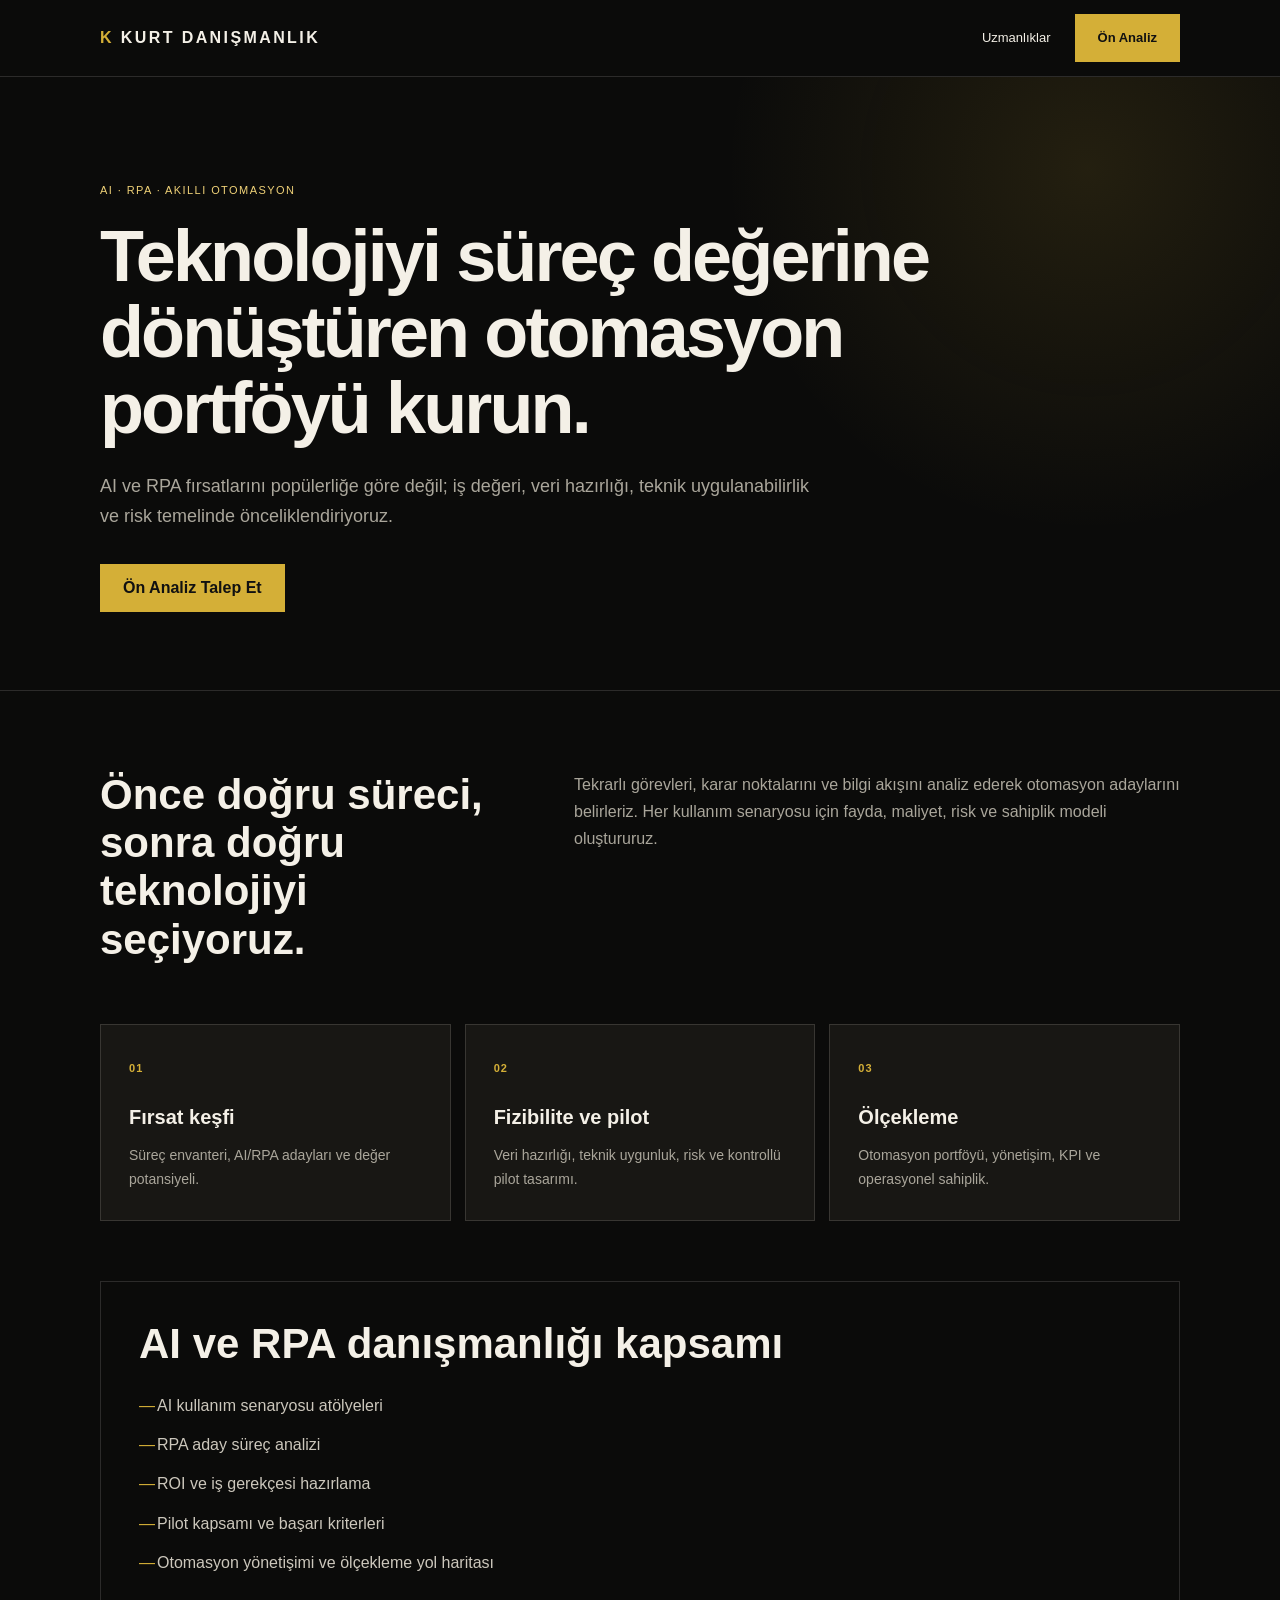
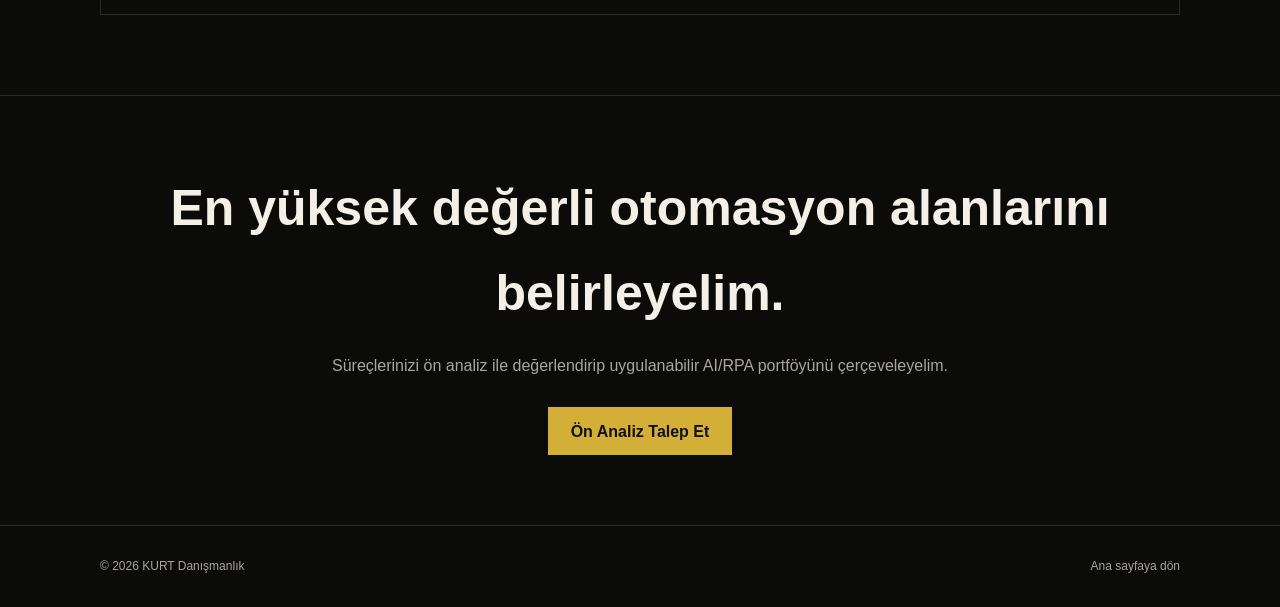
<file: ai-rpa-danismanligi.html>
<!doctype html><html lang="tr"><head><meta charset="utf-8"><meta name="viewport" content="width=device-width,initial-scale=1"><title>AI ve RPA Danışmanlığı | KURT Danışmanlık</title><meta name="description" content="Yapay zekâ ve RPA kullanım alanlarını belirleme, fizibilite, ROI, otomasyon portföyü ve yönetişim danışmanlığı."><meta name="robots" content="index,follow"><link rel="canonical" href="https://kurtmustafabatuhan-create.github.io/kurt-consultancy/ai-rpa-danismanligi.html"><link rel="stylesheet" href="seo.css"><script type="application/ld+json">{"@context":"https://schema.org","@type":"Service","name":"AI ve RPA Danışmanlığı","provider":{"@type":"Organization","name":"KURT Danışmanlık"},"url":"https://kurtmustafabatuhan-create.github.io/kurt-consultancy/ai-rpa-danismanligi.html"}</script></head><body><header class="top"><div class="wrap nav"><a class="brand" href="index.html"><b>K</b> KURT DANIŞMANLIK</a><nav class="navlinks"><a href="index.html#services">Uzmanlıklar</a><a class="cta" href="index.html#contact">Ön Analiz</a></nav></div></header><main><section class="hero"><div class="wrap"><div class="crumb">AI · RPA · Akıllı Otomasyon</div><h1>Teknolojiyi süreç değerine dönüştüren otomasyon portföyü kurun.</h1><p>AI ve RPA fırsatlarını popülerliğe göre değil; iş değeri, veri hazırlığı, teknik uygulanabilirlik ve risk temelinde önceliklendiriyoruz.</p><a class="cta" href="index.html#contact">Ön Analiz Talep Et</a></div></section><section class="content"><div class="wrap"><div class="lead"><h2>Önce doğru süreci, sonra doğru teknolojiyi seçiyoruz.</h2><p>Tekrarlı görevleri, karar noktalarını ve bilgi akışını analiz ederek otomasyon adaylarını belirleriz. Her kullanım senaryosu için fayda, maliyet, risk ve sahiplik modeli oluştururuz.</p></div><div class="grid"><article class="card"><b>01</b><h3>Fırsat keşfi</h3><p>Süreç envanteri, AI/RPA adayları ve değer potansiyeli.</p></article><article class="card"><b>02</b><h3>Fizibilite ve pilot</h3><p>Veri hazırlığı, teknik uygunluk, risk ve kontrollü pilot tasarımı.</p></article><article class="card"><b>03</b><h3>Ölçekleme</h3><p>Otomasyon portföyü, yönetişim, KPI ve operasyonel sahiplik.</p></article></div><div class="block" id="rpa"><h2>AI ve RPA danışmanlığı kapsamı</h2><ul><li>AI kullanım senaryosu atölyeleri</li><li>RPA aday süreç analizi</li><li>ROI ve iş gerekçesi hazırlama</li><li>Pilot kapsamı ve başarı kriterleri</li><li>Otomasyon yönetişimi ve ölçekleme yol haritası</li></ul></div></div></section><section class="bottom"><div class="wrap"><h2>En yüksek değerli otomasyon alanlarını belirleyelim.</h2><p>Süreçlerinizi ön analiz ile değerlendirip uygulanabilir AI/RPA portföyünü çerçeveleyelim.</p><a class="cta" href="index.html#contact">Ön Analiz Talep Et</a></div></section></main><footer><div class="wrap foot"><span>© 2026 KURT Danışmanlık</span><a href="index.html">Ana sayfaya dön</a></div></footer></body></html>
</file>
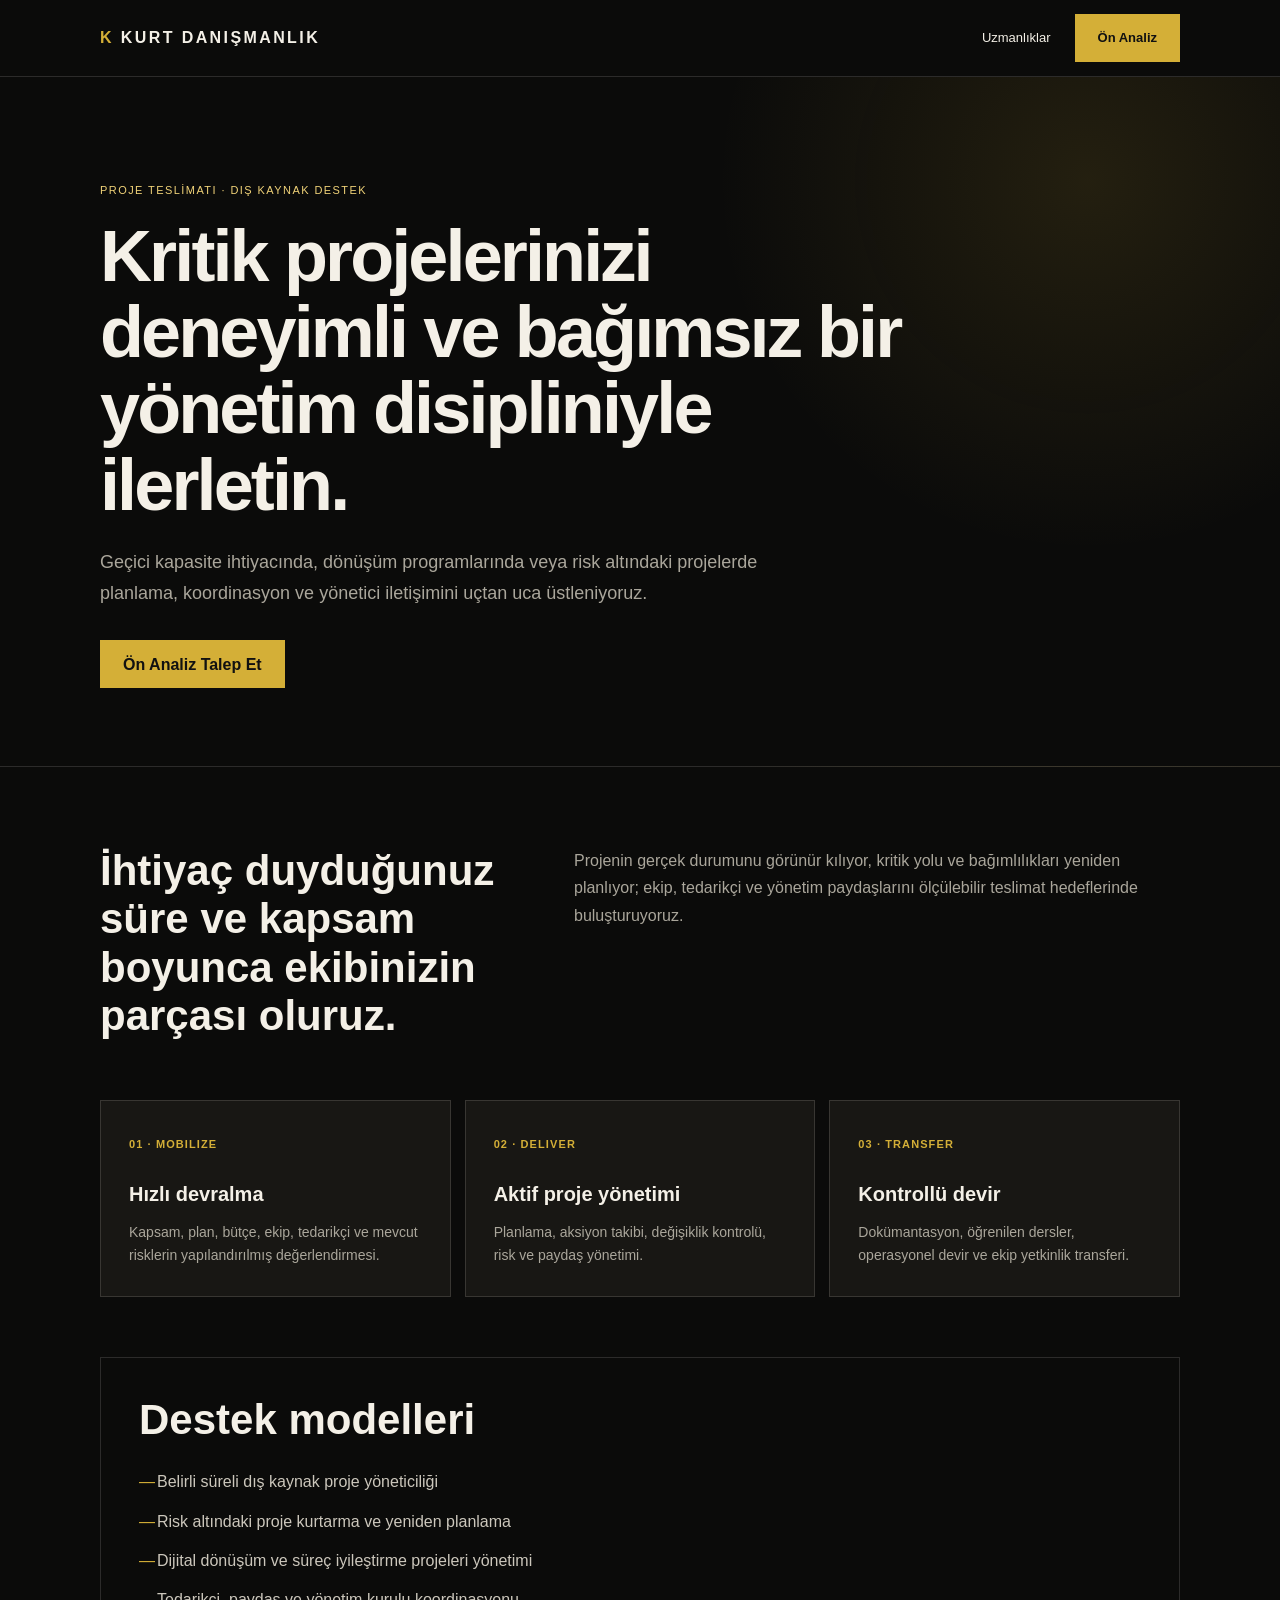
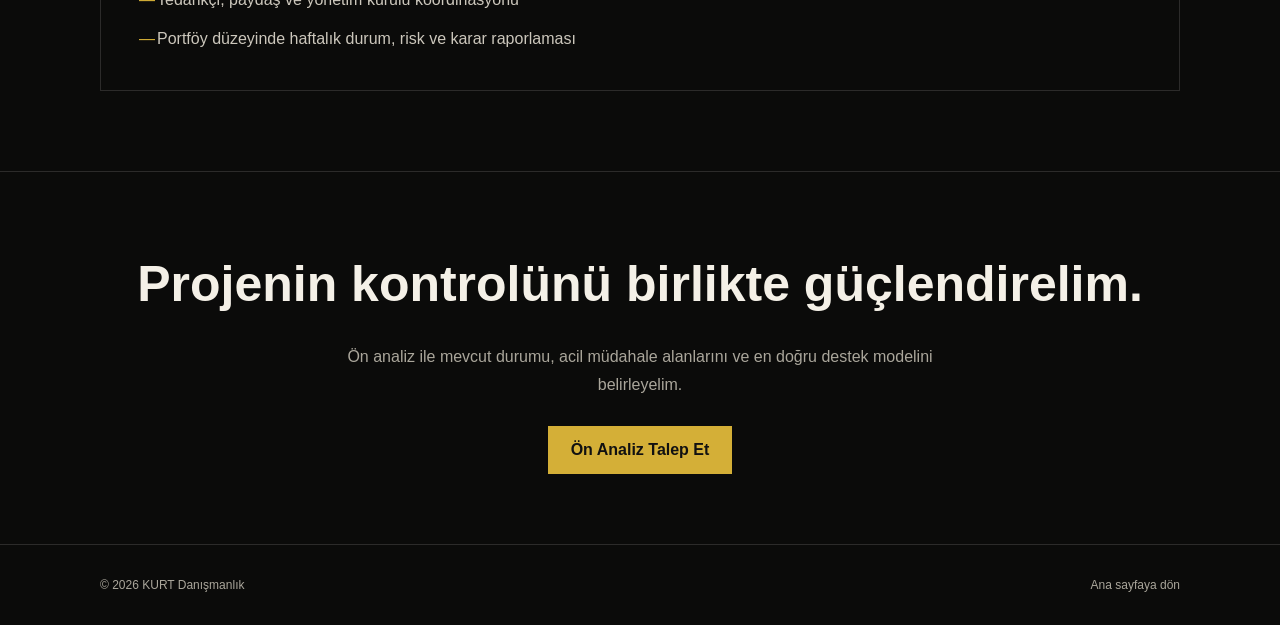
<file: dis-kaynak-proje-yonetimi.html>
<!doctype html>
<html lang="tr">
<head>
  <meta charset="utf-8">
  <meta name="viewport" content="width=device-width,initial-scale=1">
  <title>Dış Kaynak Proje Yönetimi Desteği | KURT</title>
  <meta name="description" content="Kritik projeler için dışarıdan proje yöneticisi, proje kurtarma, planlama, risk ve paydaş yönetimi desteği.">
  <meta name="robots" content="index,follow">
  <link rel="canonical" href="https://kurtmustafabatuhan-create.github.io/kurt-consultancy/dis-kaynak-proje-yonetimi.html">
  <link rel="stylesheet" href="seo.css">
  <script type="application/ld+json">{"@context":"https://schema.org","@type":"Service","name":"Dış Kaynak Proje Yönetimi Desteği","provider":{"@type":"Organization","name":"KURT Danışmanlık","url":"https://kurtmustafabatuhan-create.github.io/kurt-consultancy/"},"url":"https://kurtmustafabatuhan-create.github.io/kurt-consultancy/dis-kaynak-proje-yonetimi.html","description":"Kritik projeler için esnek dış kaynak proje yönetimi, proje kurtarma ve yönetişim desteği."}</script>
</head>
<body>
  <header class="top"><div class="wrap nav"><a class="brand" href="index.html"><b>K</b> KURT DANIŞMANLIK</a><nav class="navlinks"><a href="index.html#services">Uzmanlıklar</a><a class="cta" href="index.html#contact">Ön Analiz</a></nav></div></header>
  <main>
    <section class="hero"><div class="wrap"><div class="crumb">Proje Teslimatı · Dış Kaynak Destek</div><h1>Kritik projelerinizi deneyimli ve bağımsız bir yönetim disipliniyle ilerletin.</h1><p>Geçici kapasite ihtiyacında, dönüşüm programlarında veya risk altındaki projelerde planlama, koordinasyon ve yönetici iletişimini uçtan uca üstleniyoruz.</p><a class="cta" href="index.html#contact">Ön Analiz Talep Et</a></div></section>
    <section class="content"><div class="wrap">
      <div class="lead"><h2>İhtiyaç duyduğunuz süre ve kapsam boyunca ekibinizin parçası oluruz.</h2><p>Projenin gerçek durumunu görünür kılıyor, kritik yolu ve bağımlılıkları yeniden planlıyor; ekip, tedarikçi ve yönetim paydaşlarını ölçülebilir teslimat hedeflerinde buluşturuyoruz.</p></div>
      <div class="grid">
        <article class="card"><b>01 · MOBILIZE</b><h3>Hızlı devralma</h3><p>Kapsam, plan, bütçe, ekip, tedarikçi ve mevcut risklerin yapılandırılmış değerlendirmesi.</p></article>
        <article class="card"><b>02 · DELIVER</b><h3>Aktif proje yönetimi</h3><p>Planlama, aksiyon takibi, değişiklik kontrolü, risk ve paydaş yönetimi.</p></article>
        <article class="card"><b>03 · TRANSFER</b><h3>Kontrollü devir</h3><p>Dokümantasyon, öğrenilen dersler, operasyonel devir ve ekip yetkinlik transferi.</p></article>
      </div>
      <div class="block"><h2>Destek modelleri</h2><ul><li>Belirli süreli dış kaynak proje yöneticiliği</li><li>Risk altındaki proje kurtarma ve yeniden planlama</li><li>Dijital dönüşüm ve süreç iyileştirme projeleri yönetimi</li><li>Tedarikçi, paydaş ve yönetim kurulu koordinasyonu</li><li>Portföy düzeyinde haftalık durum, risk ve karar raporlaması</li></ul></div>
    </div></section>
    <section class="bottom"><div class="wrap"><h2>Projenin kontrolünü birlikte güçlendirelim.</h2><p>Ön analiz ile mevcut durumu, acil müdahale alanlarını ve en doğru destek modelini belirleyelim.</p><a class="cta" href="index.html#contact">Ön Analiz Talep Et</a></div></section>
  </main>
  <footer><div class="wrap foot"><span>© 2026 KURT Danışmanlık</span><a href="index.html">Ana sayfaya dön</a></div></footer>
</body>
</html>
</file>
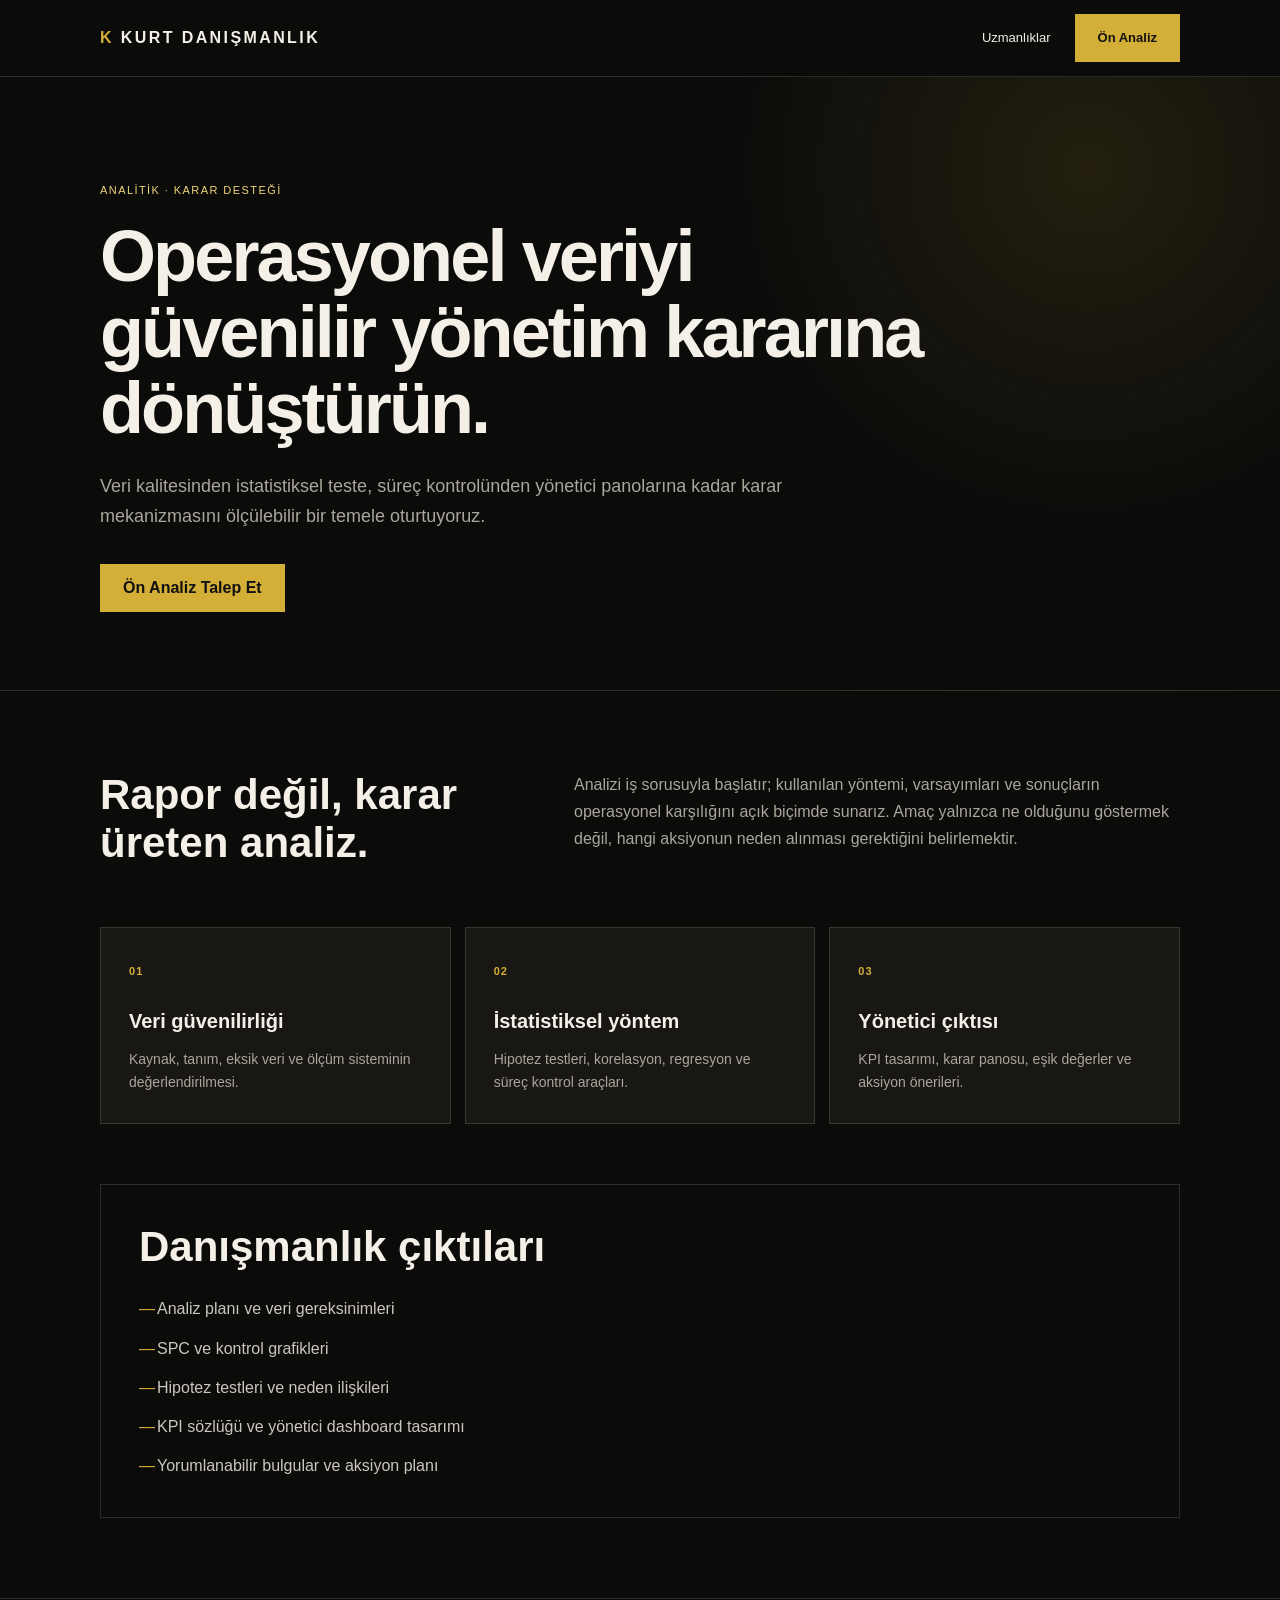
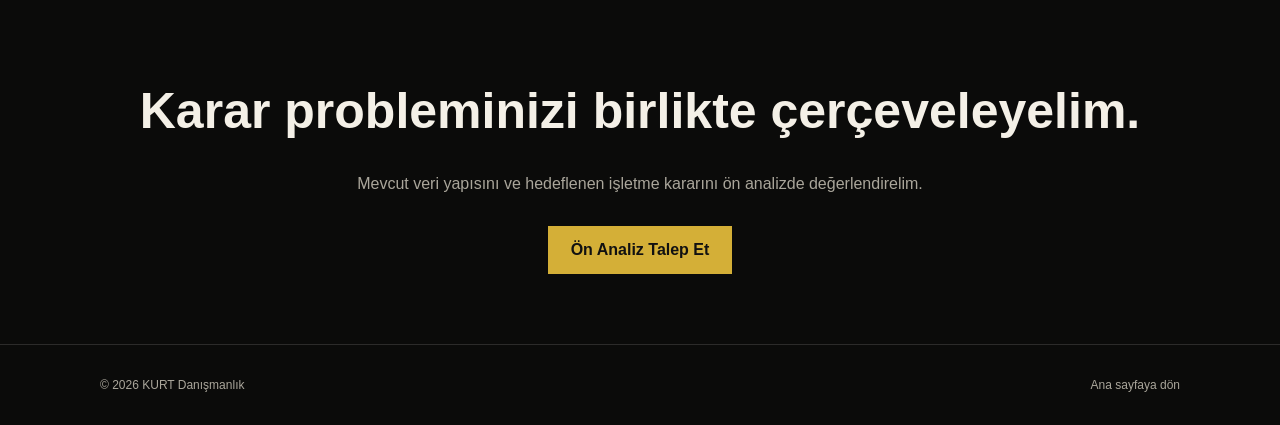
<file: istatistiksel-analiz.html>
<!doctype html><html lang="tr"><head><meta charset="utf-8"><meta name="viewport" content="width=device-width,initial-scale=1"><title>İstatistiksel Analiz ve Karar Desteği | KURT Danışmanlık</title><meta name="description" content="Operasyonel veriler için istatistiksel analiz, hipotez testleri, SPC, performans göstergeleri ve yönetici karar desteği."><meta name="robots" content="index,follow"><link rel="canonical" href="https://kurtmustafabatuhan-create.github.io/kurt-consultancy/istatistiksel-analiz.html"><link rel="stylesheet" href="seo.css"><script type="application/ld+json">{"@context":"https://schema.org","@type":"Service","name":"İstatistiksel Analiz ve Karar Desteği","provider":{"@type":"Organization","name":"KURT Danışmanlık"},"url":"https://kurtmustafabatuhan-create.github.io/kurt-consultancy/istatistiksel-analiz.html"}</script></head><body><header class="top"><div class="wrap nav"><a class="brand" href="index.html"><b>K</b> KURT DANIŞMANLIK</a><nav class="navlinks"><a href="index.html#services">Uzmanlıklar</a><a class="cta" href="index.html#contact">Ön Analiz</a></nav></div></header><main><section class="hero"><div class="wrap"><div class="crumb">Analitik · Karar Desteği</div><h1>Operasyonel veriyi güvenilir yönetim kararına dönüştürün.</h1><p>Veri kalitesinden istatistiksel teste, süreç kontrolünden yönetici panolarına kadar karar mekanizmasını ölçülebilir bir temele oturtuyoruz.</p><a class="cta" href="index.html#contact">Ön Analiz Talep Et</a></div></section><section class="content"><div class="wrap"><div class="lead"><h2>Rapor değil, karar üreten analiz.</h2><p>Analizi iş sorusuyla başlatır; kullanılan yöntemi, varsayımları ve sonuçların operasyonel karşılığını açık biçimde sunarız. Amaç yalnızca ne olduğunu göstermek değil, hangi aksiyonun neden alınması gerektiğini belirlemektir.</p></div><div class="grid"><article class="card"><b>01</b><h3>Veri güvenilirliği</h3><p>Kaynak, tanım, eksik veri ve ölçüm sisteminin değerlendirilmesi.</p></article><article class="card"><b>02</b><h3>İstatistiksel yöntem</h3><p>Hipotez testleri, korelasyon, regresyon ve süreç kontrol araçları.</p></article><article class="card"><b>03</b><h3>Yönetici çıktısı</h3><p>KPI tasarımı, karar panosu, eşik değerler ve aksiyon önerileri.</p></article></div><div class="block"><h2>Danışmanlık çıktıları</h2><ul><li>Analiz planı ve veri gereksinimleri</li><li>SPC ve kontrol grafikleri</li><li>Hipotez testleri ve neden ilişkileri</li><li>KPI sözlüğü ve yönetici dashboard tasarımı</li><li>Yorumlanabilir bulgular ve aksiyon planı</li></ul></div></div></section><section class="bottom"><div class="wrap"><h2>Karar probleminizi birlikte çerçeveleyelim.</h2><p>Mevcut veri yapısını ve hedeflenen işletme kararını ön analizde değerlendirelim.</p><a class="cta" href="index.html#contact">Ön Analiz Talep Et</a></div></section></main><footer><div class="wrap foot"><span>© 2026 KURT Danışmanlık</span><a href="index.html">Ana sayfaya dön</a></div></footer></body></html>
</file>
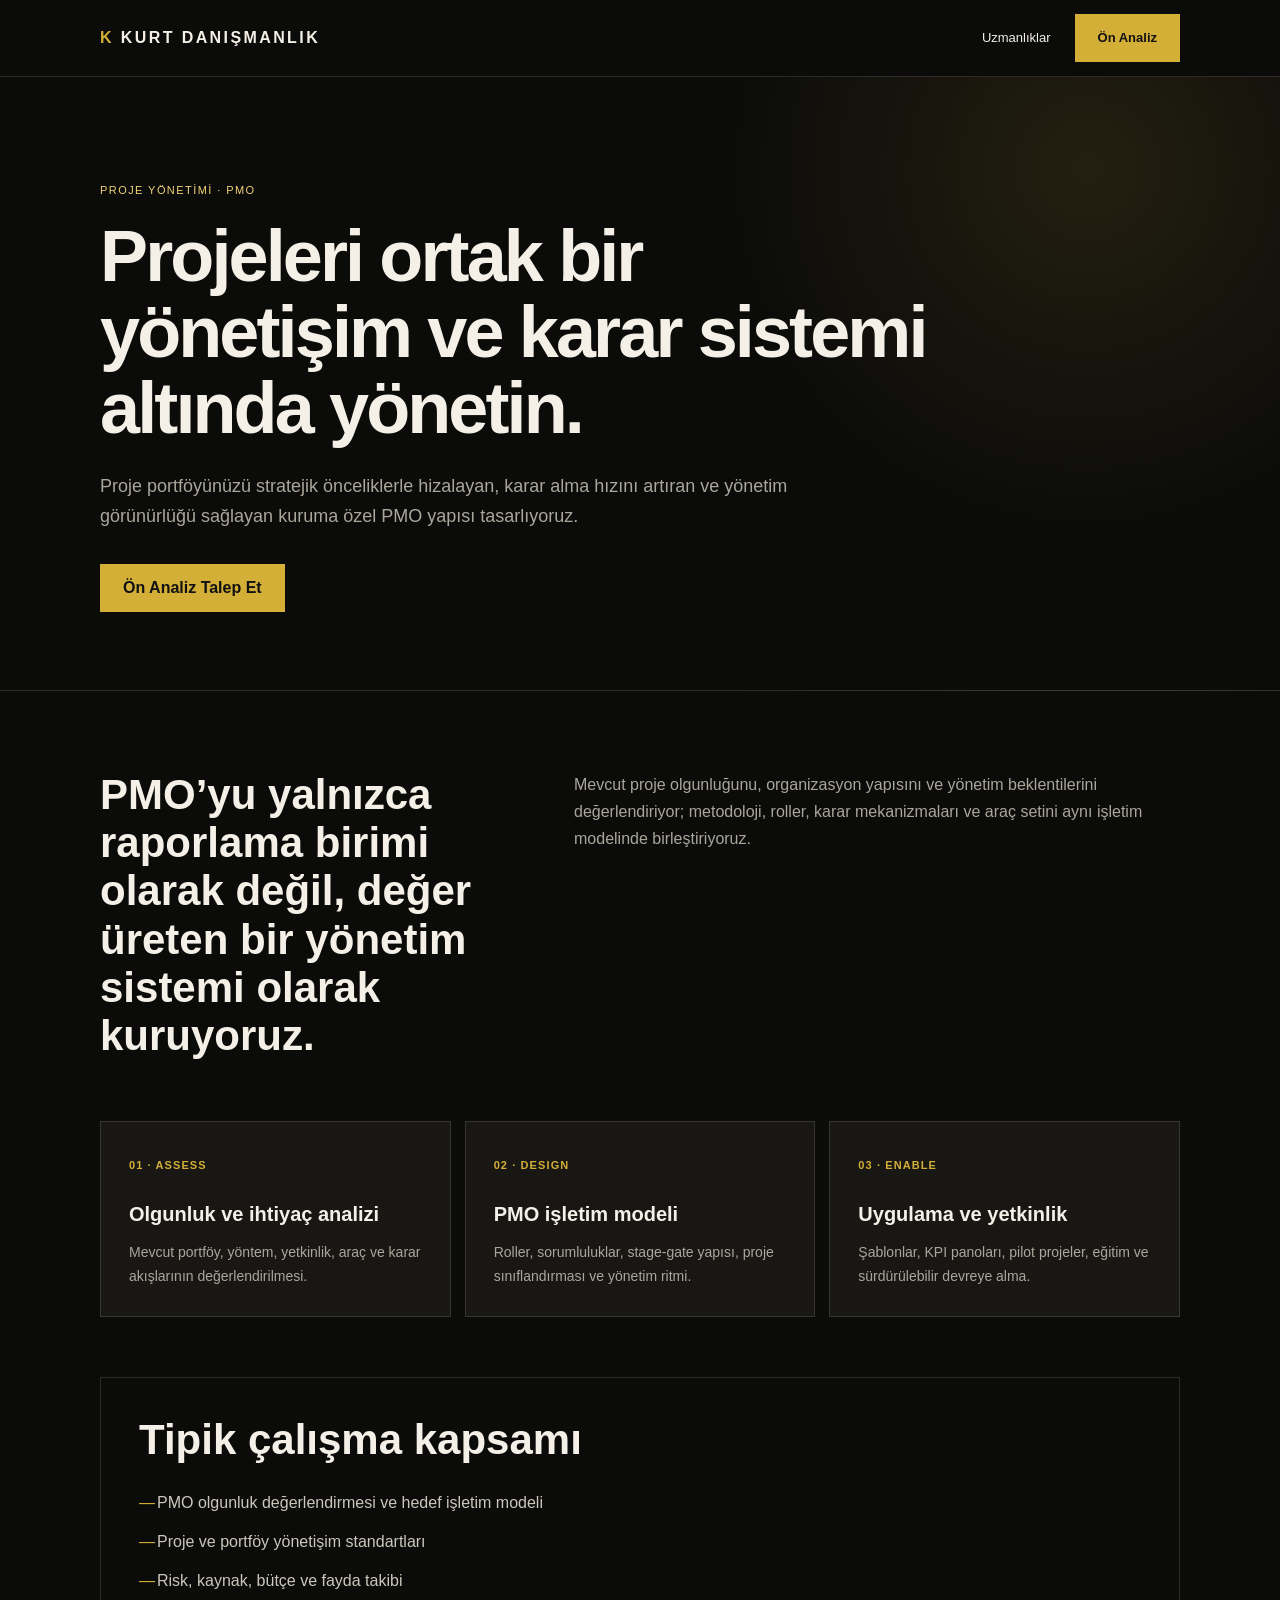
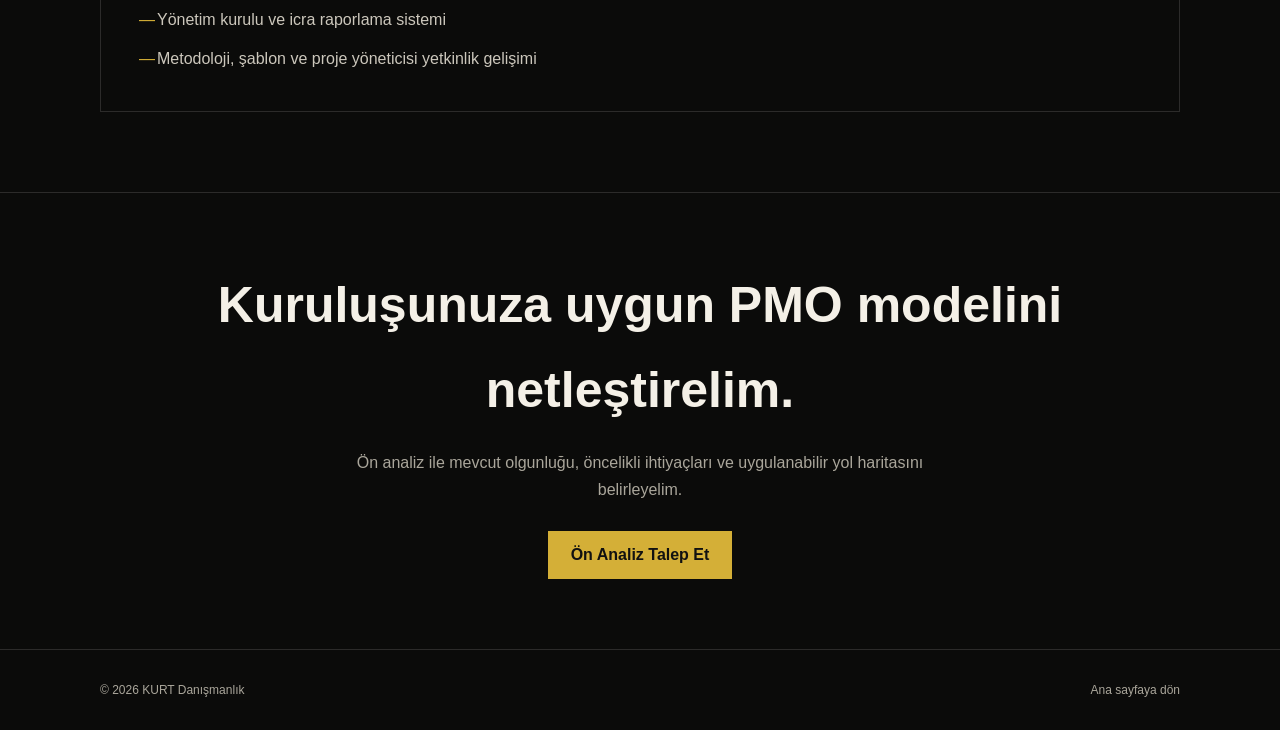
<file: pmo-kurulumu.html>
<!doctype html>
<html lang="tr">
<head>
  <meta charset="utf-8">
  <meta name="viewport" content="width=device-width,initial-scale=1">
  <title>PMO Kurulumu ve Proje Portföy Yönetimi | KURT</title>
  <meta name="description" content="Yönetişim modeli, proje portföyü, KPI, risk ve raporlama yapısıyla kuruma özel Proje Yönetim Ofisi (PMO) kurulumu danışmanlığı.">
  <meta name="robots" content="index,follow">
  <link rel="canonical" href="https://kurtmustafabatuhan-create.github.io/kurt-consultancy/pmo-kurulumu.html">
  <link rel="stylesheet" href="seo.css">
  <script type="application/ld+json">{"@context":"https://schema.org","@type":"Service","name":"PMO Kurulumu ve Proje Portföy Yönetimi","provider":{"@type":"Organization","name":"KURT Danışmanlık","url":"https://kurtmustafabatuhan-create.github.io/kurt-consultancy/"},"url":"https://kurtmustafabatuhan-create.github.io/kurt-consultancy/pmo-kurulumu.html","description":"Kuruma özel yönetişim, portföy, risk ve raporlama sistemiyle Proje Yönetim Ofisi kurulumu danışmanlığı."}</script>
</head>
<body>
  <header class="top"><div class="wrap nav"><a class="brand" href="index.html"><b>K</b> KURT DANIŞMANLIK</a><nav class="navlinks"><a href="index.html#services">Uzmanlıklar</a><a class="cta" href="index.html#contact">Ön Analiz</a></nav></div></header>
  <main>
    <section class="hero"><div class="wrap"><div class="crumb">Proje Yönetimi · PMO</div><h1>Projeleri ortak bir yönetişim ve karar sistemi altında yönetin.</h1><p>Proje portföyünüzü stratejik önceliklerle hizalayan, karar alma hızını artıran ve yönetim görünürlüğü sağlayan kuruma özel PMO yapısı tasarlıyoruz.</p><a class="cta" href="index.html#contact">Ön Analiz Talep Et</a></div></section>
    <section class="content"><div class="wrap">
      <div class="lead"><h2>PMO’yu yalnızca raporlama birimi olarak değil, değer üreten bir yönetim sistemi olarak kuruyoruz.</h2><p>Mevcut proje olgunluğunu, organizasyon yapısını ve yönetim beklentilerini değerlendiriyor; metodoloji, roller, karar mekanizmaları ve araç setini aynı işletim modelinde birleştiriyoruz.</p></div>
      <div class="grid">
        <article class="card"><b>01 · ASSESS</b><h3>Olgunluk ve ihtiyaç analizi</h3><p>Mevcut portföy, yöntem, yetkinlik, araç ve karar akışlarının değerlendirilmesi.</p></article>
        <article class="card"><b>02 · DESIGN</b><h3>PMO işletim modeli</h3><p>Roller, sorumluluklar, stage-gate yapısı, proje sınıflandırması ve yönetim ritmi.</p></article>
        <article class="card"><b>03 · ENABLE</b><h3>Uygulama ve yetkinlik</h3><p>Şablonlar, KPI panoları, pilot projeler, eğitim ve sürdürülebilir devreye alma.</p></article>
      </div>
      <div class="block"><h2>Tipik çalışma kapsamı</h2><ul><li>PMO olgunluk değerlendirmesi ve hedef işletim modeli</li><li>Proje ve portföy yönetişim standartları</li><li>Risk, kaynak, bütçe ve fayda takibi</li><li>Yönetim kurulu ve icra raporlama sistemi</li><li>Metodoloji, şablon ve proje yöneticisi yetkinlik gelişimi</li></ul></div>
    </div></section>
    <section class="bottom"><div class="wrap"><h2>Kuruluşunuza uygun PMO modelini netleştirelim.</h2><p>Ön analiz ile mevcut olgunluğu, öncelikli ihtiyaçları ve uygulanabilir yol haritasını belirleyelim.</p><a class="cta" href="index.html#contact">Ön Analiz Talep Et</a></div></section>
  </main>
  <footer><div class="wrap foot"><span>© 2026 KURT Danışmanlık</span><a href="index.html">Ana sayfaya dön</a></div></footer>
</body>
</html>
</file>
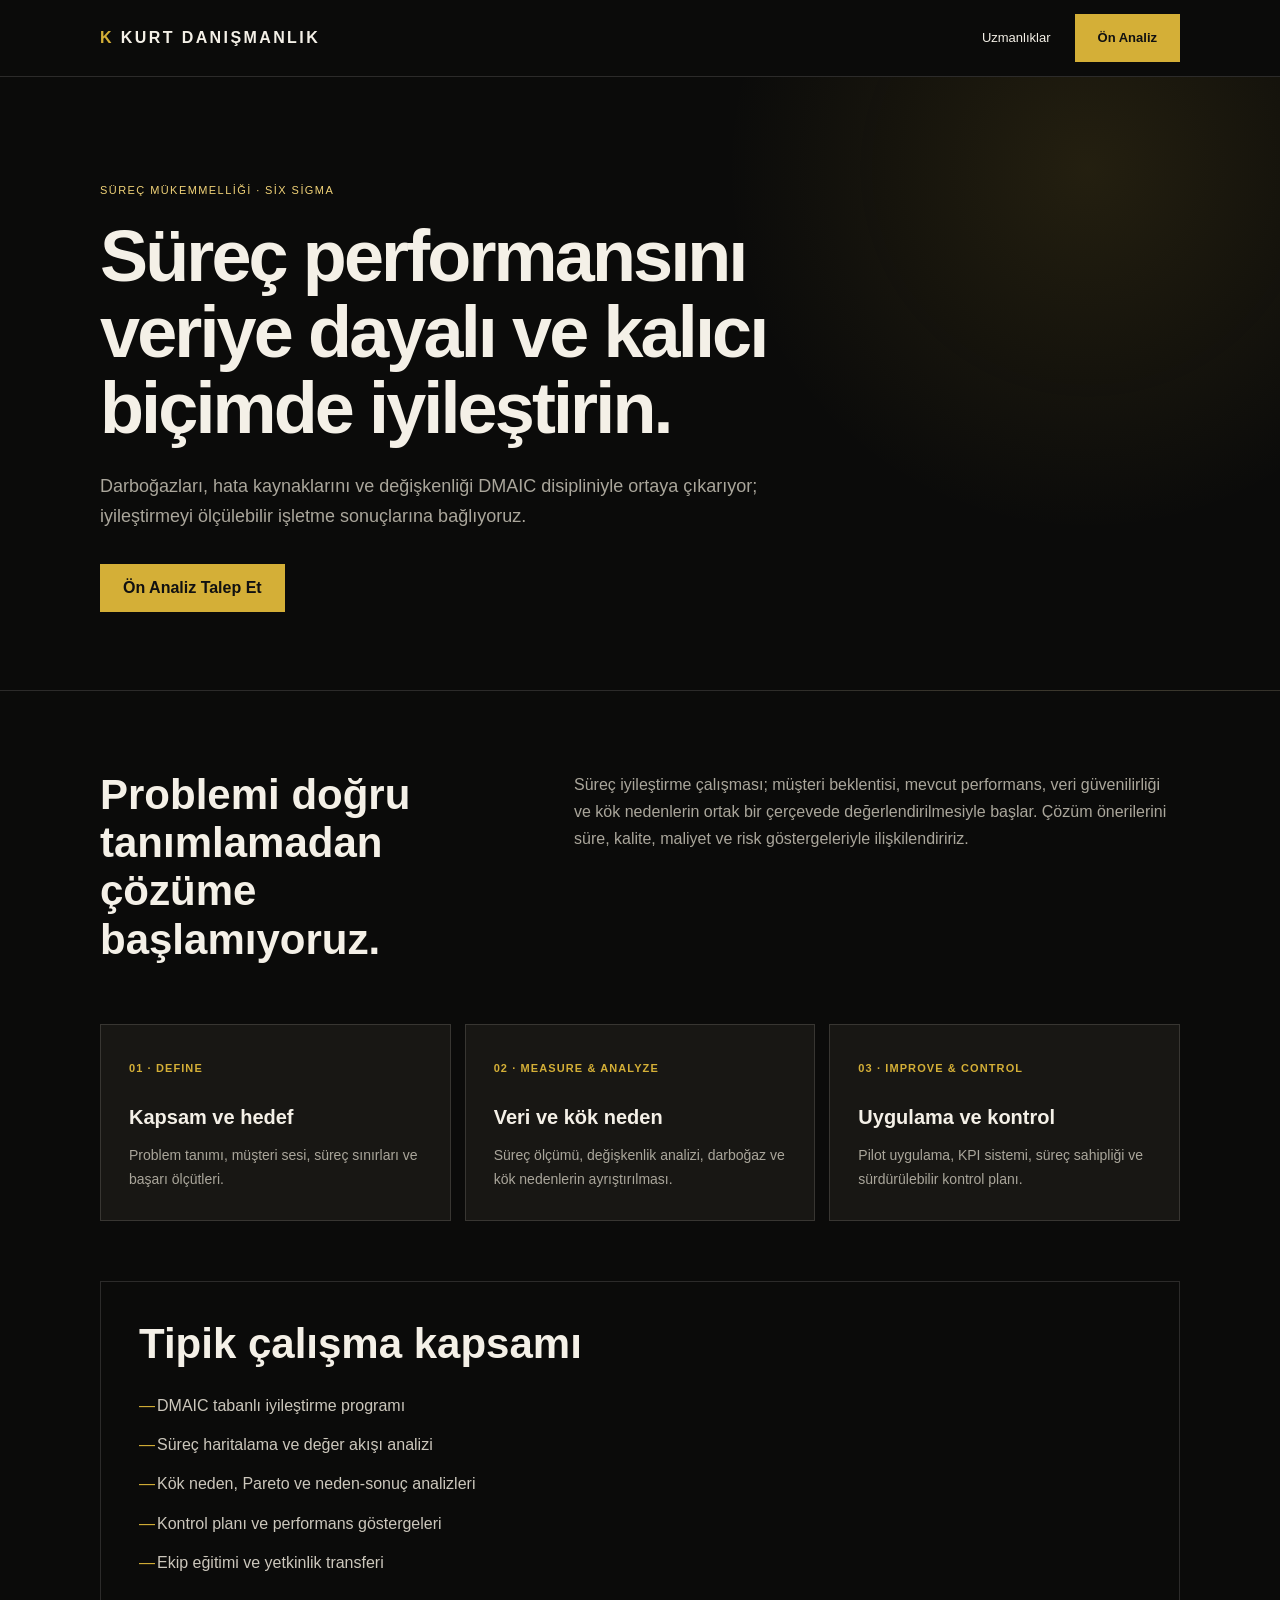
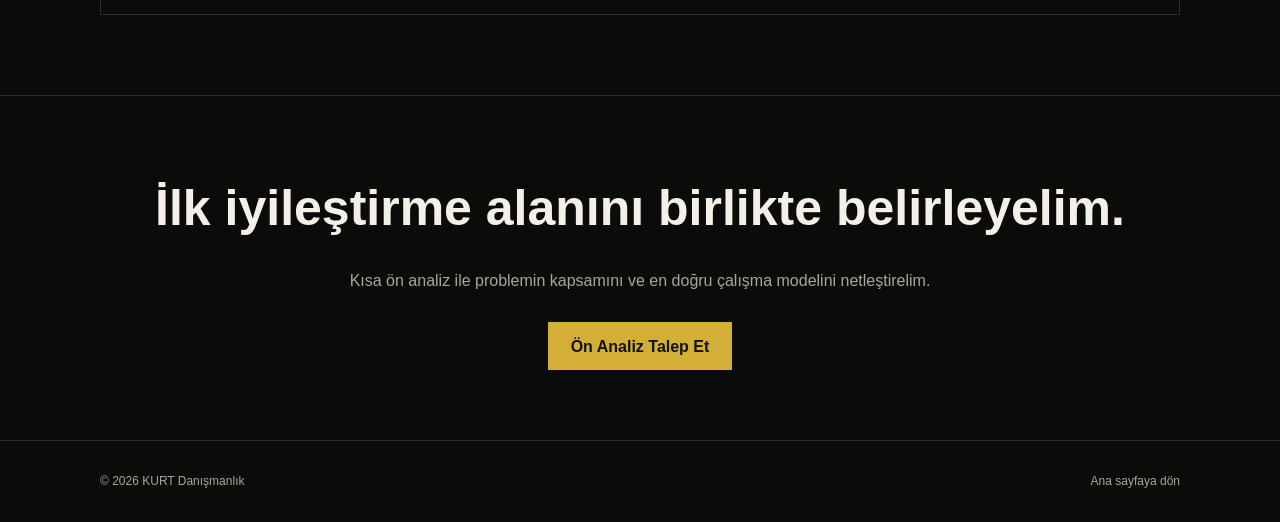
<file: six-sigma-surec-iyilestirme.html>
<!doctype html><html lang="tr"><head><meta charset="utf-8"><meta name="viewport" content="width=device-width,initial-scale=1"><title>Six Sigma ve Süreç İyileştirme Danışmanlığı | KURT</title><meta name="description" content="DMAIC, kök neden analizi, süreç haritalama ve istatistiksel kontrol ile ölçülebilir süreç iyileştirme danışmanlığı."><meta name="robots" content="index,follow"><link rel="canonical" href="https://kurtmustafabatuhan-create.github.io/kurt-consultancy/six-sigma-surec-iyilestirme.html"><link rel="stylesheet" href="seo.css"><script type="application/ld+json">{"@context":"https://schema.org","@type":"Service","name":"Six Sigma ve Süreç İyileştirme Danışmanlığı","provider":{"@type":"Organization","name":"KURT Danışmanlık","url":"https://kurtmustafabatuhan-create.github.io/kurt-consultancy/"},"url":"https://kurtmustafabatuhan-create.github.io/kurt-consultancy/six-sigma-surec-iyilestirme.html","description":"DMAIC ve istatistiksel araçlarla süreç performansını iyileştiren danışmanlık hizmeti."}</script></head><body><header class="top"><div class="wrap nav"><a class="brand" href="index.html"><b>K</b> KURT DANIŞMANLIK</a><nav class="navlinks"><a href="index.html#services">Uzmanlıklar</a><a class="cta" href="index.html#contact">Ön Analiz</a></nav></div></header><main><section class="hero"><div class="wrap"><div class="crumb">Süreç Mükemmelliği · Six Sigma</div><h1>Süreç performansını veriye dayalı ve kalıcı biçimde iyileştirin.</h1><p>Darboğazları, hata kaynaklarını ve değişkenliği DMAIC disipliniyle ortaya çıkarıyor; iyileştirmeyi ölçülebilir işletme sonuçlarına bağlıyoruz.</p><a class="cta" href="index.html#contact">Ön Analiz Talep Et</a></div></section><section class="content"><div class="wrap"><div class="lead"><h2>Problemi doğru tanımlamadan çözüme başlamıyoruz.</h2><p>Süreç iyileştirme çalışması; müşteri beklentisi, mevcut performans, veri güvenilirliği ve kök nedenlerin ortak bir çerçevede değerlendirilmesiyle başlar. Çözüm önerilerini süre, kalite, maliyet ve risk göstergeleriyle ilişkilendiririz.</p></div><div class="grid"><article class="card"><b>01 · DEFINE</b><h3>Kapsam ve hedef</h3><p>Problem tanımı, müşteri sesi, süreç sınırları ve başarı ölçütleri.</p></article><article class="card"><b>02 · MEASURE & ANALYZE</b><h3>Veri ve kök neden</h3><p>Süreç ölçümü, değişkenlik analizi, darboğaz ve kök nedenlerin ayrıştırılması.</p></article><article class="card"><b>03 · IMPROVE & CONTROL</b><h3>Uygulama ve kontrol</h3><p>Pilot uygulama, KPI sistemi, süreç sahipliği ve sürdürülebilir kontrol planı.</p></article></div><div class="block"><h2>Tipik çalışma kapsamı</h2><ul><li>DMAIC tabanlı iyileştirme programı</li><li>Süreç haritalama ve değer akışı analizi</li><li>Kök neden, Pareto ve neden-sonuç analizleri</li><li>Kontrol planı ve performans göstergeleri</li><li>Ekip eğitimi ve yetkinlik transferi</li></ul></div></div></section><section class="bottom"><div class="wrap"><h2>İlk iyileştirme alanını birlikte belirleyelim.</h2><p>Kısa ön analiz ile problemin kapsamını ve en doğru çalışma modelini netleştirelim.</p><a class="cta" href="index.html#contact">Ön Analiz Talep Et</a></div></section></main><footer><div class="wrap foot"><span>© 2026 KURT Danışmanlık</span><a href="index.html">Ana sayfaya dön</a></div></footer></body></html>
</file>
<file: seo.css>
:root{--ink:#0b0b0a;--surface:#181714;--gold:#d4af37;--gold-light:#f0d278;--cream:#f4f0e7;--muted:#aaa69b;--line:rgba(244,240,231,.14);--max:1080px}*{box-sizing:border-box;margin:0;padding:0}html{scroll-behavior:smooth}body{background:var(--ink);color:var(--cream);font-family:Arial,sans-serif;line-height:1.7;-webkit-font-smoothing:antialiased}a{color:inherit;text-decoration:none}.wrap{width:min(var(--max),calc(100% - 40px));margin:auto}.top{border-bottom:1px solid var(--line);background:rgba(11,11,10,.94)}.nav{height:76px;display:flex;align-items:center;justify-content:space-between}.brand{font-weight:700;letter-spacing:.15em}.brand b{color:var(--gold)}.navlinks{display:flex;gap:24px;align-items:center;font-size:13px}.cta{display:inline-flex;align-items:center;justify-content:center;min-height:48px;padding:0 22px;background:var(--gold);color:#111;font-weight:700;border:1px solid var(--gold)}.hero{padding:104px 0 78px;border-bottom:1px solid var(--line);background:radial-gradient(circle at 85% 15%,rgba(212,175,55,.12),transparent 30%)}.crumb{color:var(--gold-light);font-size:11px;letter-spacing:.13em;text-transform:uppercase}.hero h1{max-width:850px;margin:18px 0 24px;font-size:clamp(40px,7vw,72px);line-height:1.06;letter-spacing:-.04em}.hero p{max-width:720px;color:var(--muted);font-size:18px}.hero .cta{margin-top:32px}.content{padding:80px 0}.lead{display:grid;grid-template-columns:.8fr 1.2fr;gap:70px;margin-bottom:60px}.lead h2,.block h2{font-size:clamp(28px,4vw,42px);line-height:1.15}.lead p,.block p{color:var(--muted)}.grid{display:grid;grid-template-columns:repeat(3,1fr);gap:14px}.card{padding:28px;border:1px solid var(--line);background:var(--surface)}.card b{color:var(--gold);font-size:11px;letter-spacing:.1em}.card h3{margin:20px 0 10px;font-size:20px}.card p{color:var(--muted);font-size:14px}.block{margin-top:60px;padding:38px;border:1px solid var(--line)}.block ul{display:grid;gap:12px;margin-top:24px;list-style:none}.block li{position:relative;padding-left:18px;color:#ccc7bc}.block li:before{content:'—';position:absolute;left:0;color:var(--gold)}.bottom{padding:70px 0;border-top:1px solid var(--line);text-align:center}.bottom h2{font-size:clamp(30px,5vw,50px)}.bottom p{max-width:620px;margin:16px auto 28px;color:var(--muted)}footer{padding:30px 0;border-top:1px solid var(--line);color:var(--muted);font-size:12px}.foot{display:flex;justify-content:space-between;gap:20px}@media(max-width:760px){.navlinks a:not(.cta){display:none}.lead,.grid{grid-template-columns:1fr}.hero{padding:78px 0 58px}.content{padding:58px 0}.foot{flex-direction:column}}
</file>
